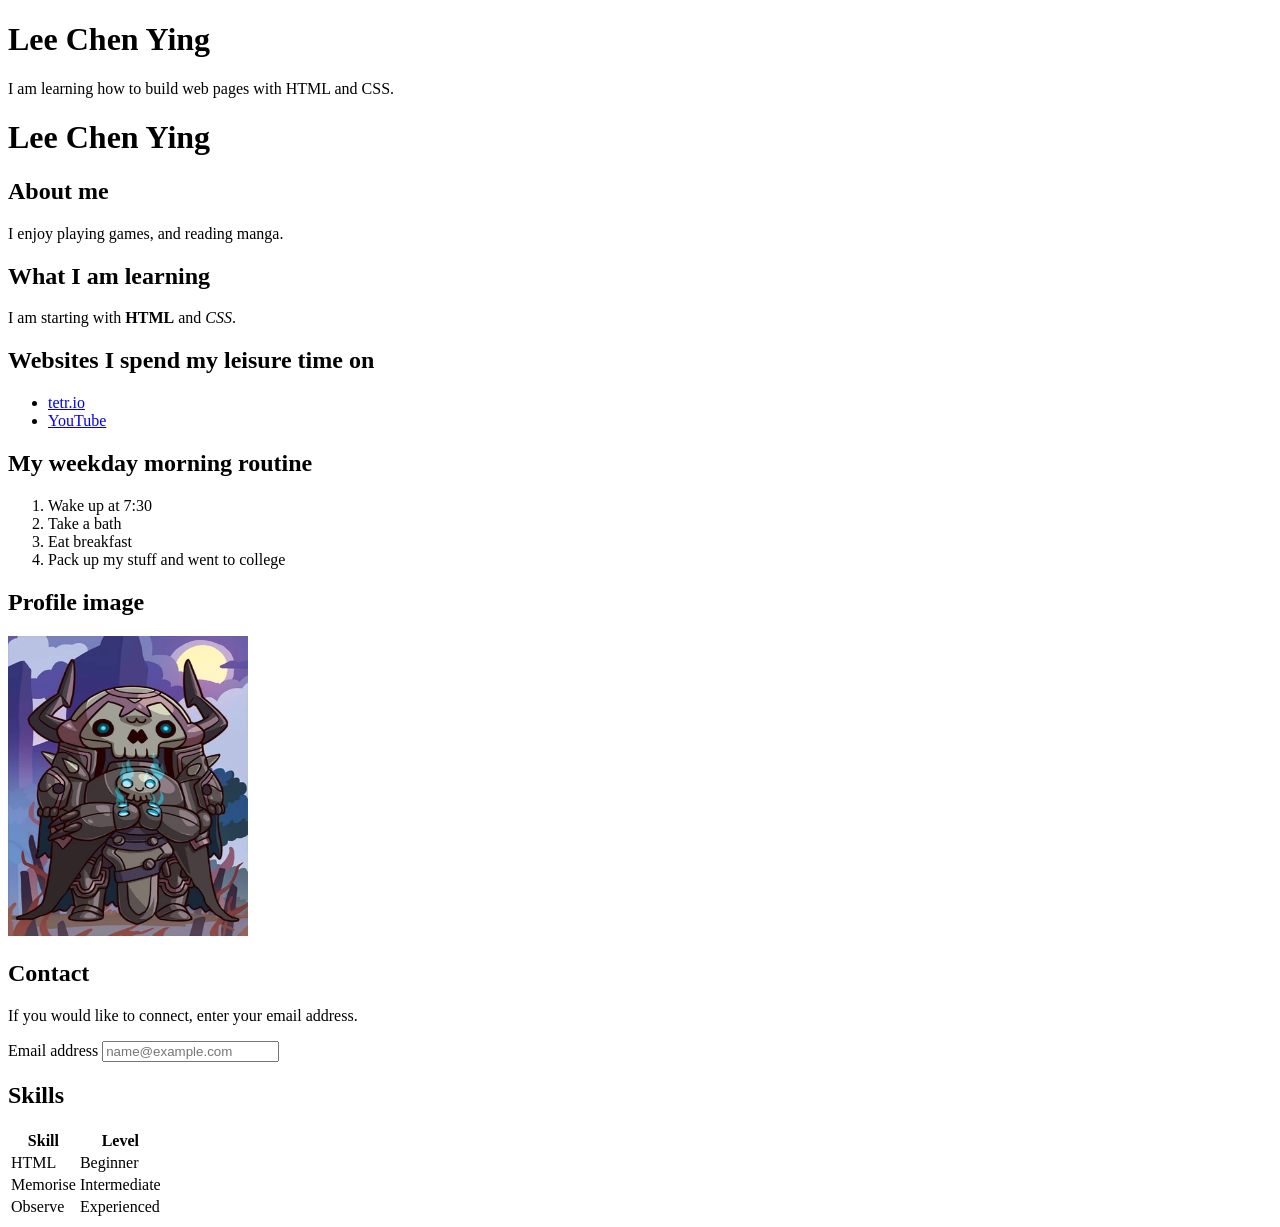
<file: exercise 1/index.html>
<!DOCTYPE html>
<html lang="en">
  <head>
    <meta charset="UTF-8">
    <meta name="viewport" content="width=device-width, initial-scale=1.0">
    <title>Lee Chen Ying's profile</title>
  </head>
  <body>
    <h1>Lee Chen Ying</h1>
    <p>I am learning how to build web pages with HTML and CSS.</p>
  </body>
</html>
<main>
  <h1>Lee Chen Ying</h1>

  <h2>About me</h2>
  <p>
    I enjoy playing games, and reading manga.
  </p>

  <h2>What I am learning</h2>
  <p>
    I am starting with <strong>HTML</strong> and <em>CSS</em>.
  </p>
</main>
<h2>Websites I spend my leisure time on</h2>
<ul>
  <li><a href="https://tetr.io">tetr.io</a></li>
  <li><a href="https://youtube.com">YouTube</a></li>
</ul>
<h2>My weekday morning routine</h2>
<ol>
  <li>Wake up at 7:30</li>
  <li>Take a bath</li>
  <li>Eat breakfast</li>
  <li>Pack up my stuff and went to college</li>
</ol>
<h2>Profile image</h2>
<img
 src="images/KingHassAF.webp"
  alt="KingHassan"
  width="240"
  height="300"
><h2>Contact</h2>
<p>If you would like to connect, enter your email address.</p>

<label for="email">Email address</label>
<input id="email" type="text" placeholder="name@example.com">
<h2>Skills</h2>
<table>
  <thead>
    <tr>
      <th>Skill</th>
      <th>Level</th>
    </tr>
  </thead>
  <tbody>
    <tr>
      <td>HTML</td>
      <td>Beginner</td>
    </tr>
    <tr>
      <td>Memorise</td>
      <td>Intermediate</td>
    </tr>
    <tr>
      <td>Observe</td>
      <td>Experienced</td>
    </tr>
  </tbody>
</table>
</file>
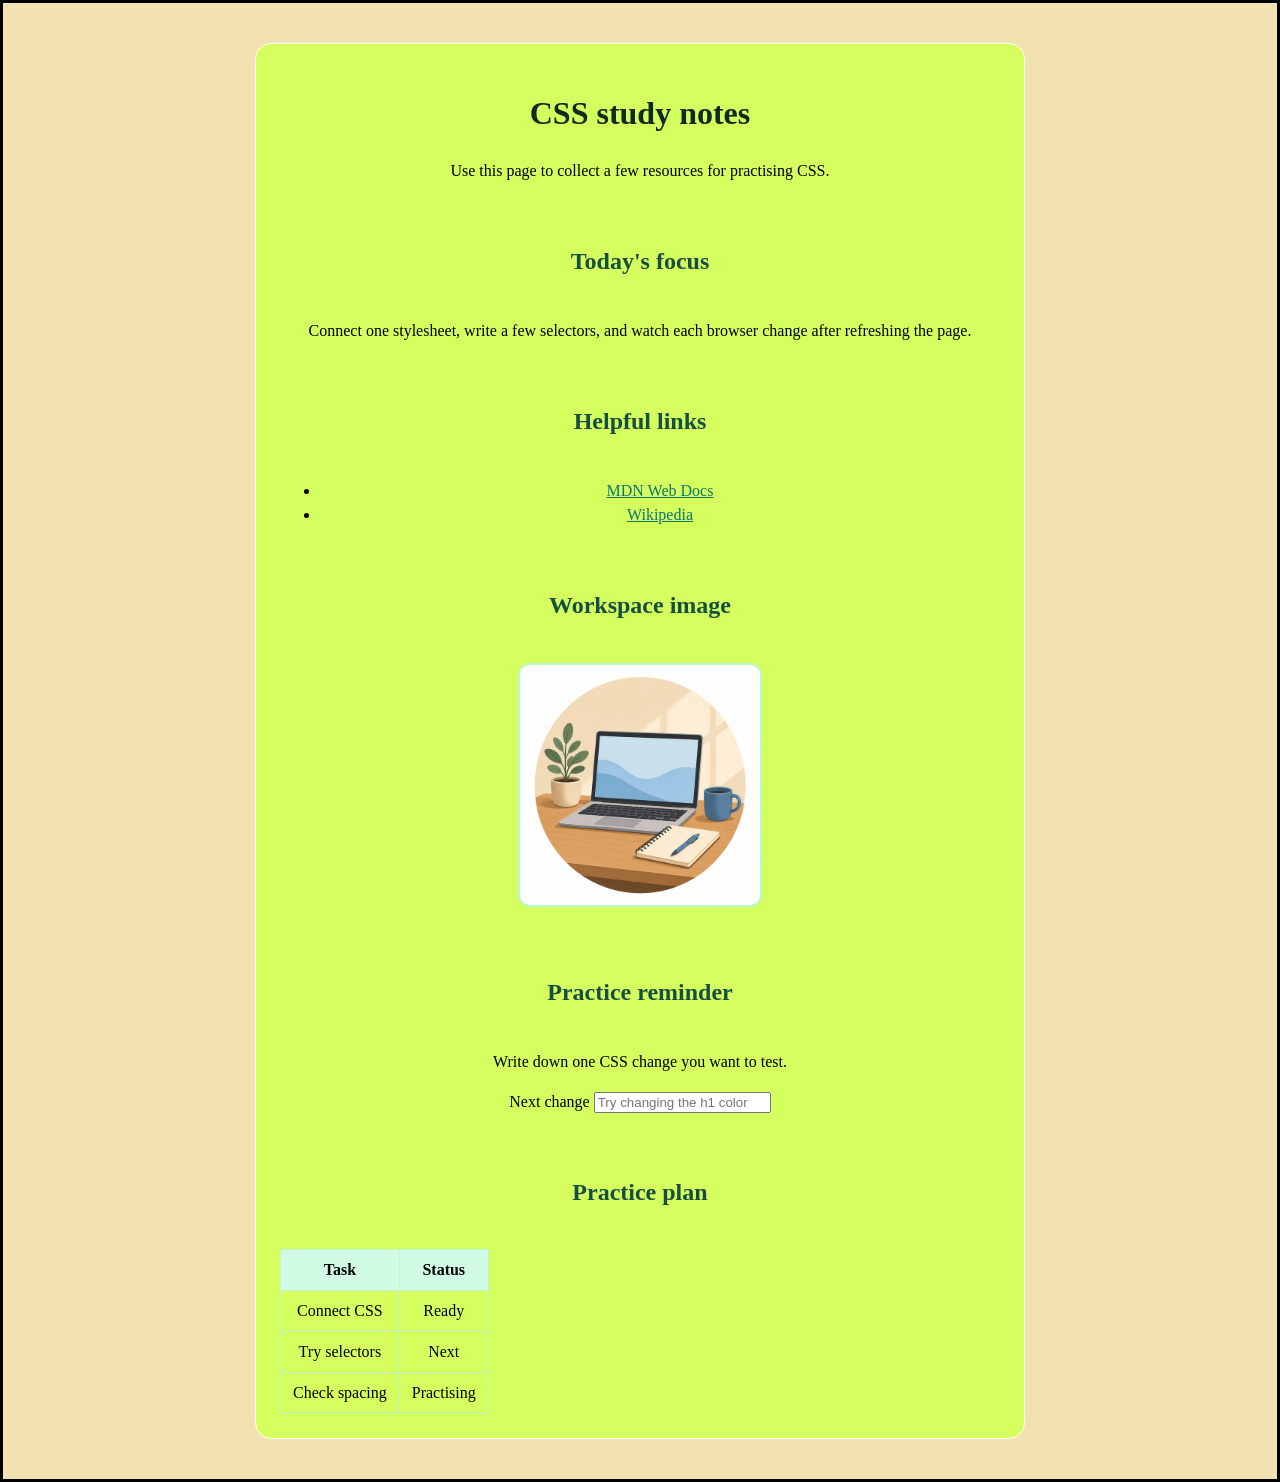
<file: exercise 2/index.html>
<!DOCTYPE html>
<html lang="en">
  <head>
    <meta charset="UTF-8">
    <meta name="viewport" content="width=device-width, initial-scale=1.0">
    <title>CSS study notes</title>
    <link rel="stylesheet" href="style.css">
  </head>
  <body>
    <main class="resource-card">
      <h1>CSS study notes</h1>
      <p>Use this page to collect a few resources for practising CSS.</p>

      <h2>Today's focus</h2>
      <p>
        Connect one stylesheet, write a few selectors, and watch each browser
        change after refreshing the page.
      </p>

      <h2>Helpful links</h2>
      <ul>
        <li><a href="https://developer.mozilla.org/">MDN Web Docs</a></li>
        <li><a href="https://www.wikipedia.org/">Wikipedia</a></li>
      </ul>

      <h2>Workspace image</h2>
      <img
        src="assets/images/profile-placeholder.png"
        alt="Laptop, notebook, mug, and plant on a desk"
        width="240"
        height="240"
      >

      <h2>Practice reminder</h2>
      <p>Write down one CSS change you want to test.</p>
      <label for="reminder">Next change</label>
      <input id="reminder" type="text" placeholder="Try changing the h1 color">

      <h2>Practice plan</h2>
      <table>
        <thead>
          <tr>
            <th>Task</th>
            <th>Status</th>
          </tr>
        </thead>
        <tbody>
          <tr>
            <td>Connect CSS</td>
            <td>Ready</td>
          </tr>
          <tr>
            <td>Try selectors</td>
            <td>Next</td>
          </tr>
          <tr>
            <td>Check spacing</td>
            <td>Practising</td>
          </tr>
        </tbody>
      </table>
    </main>
  </body>
</html>
</file>
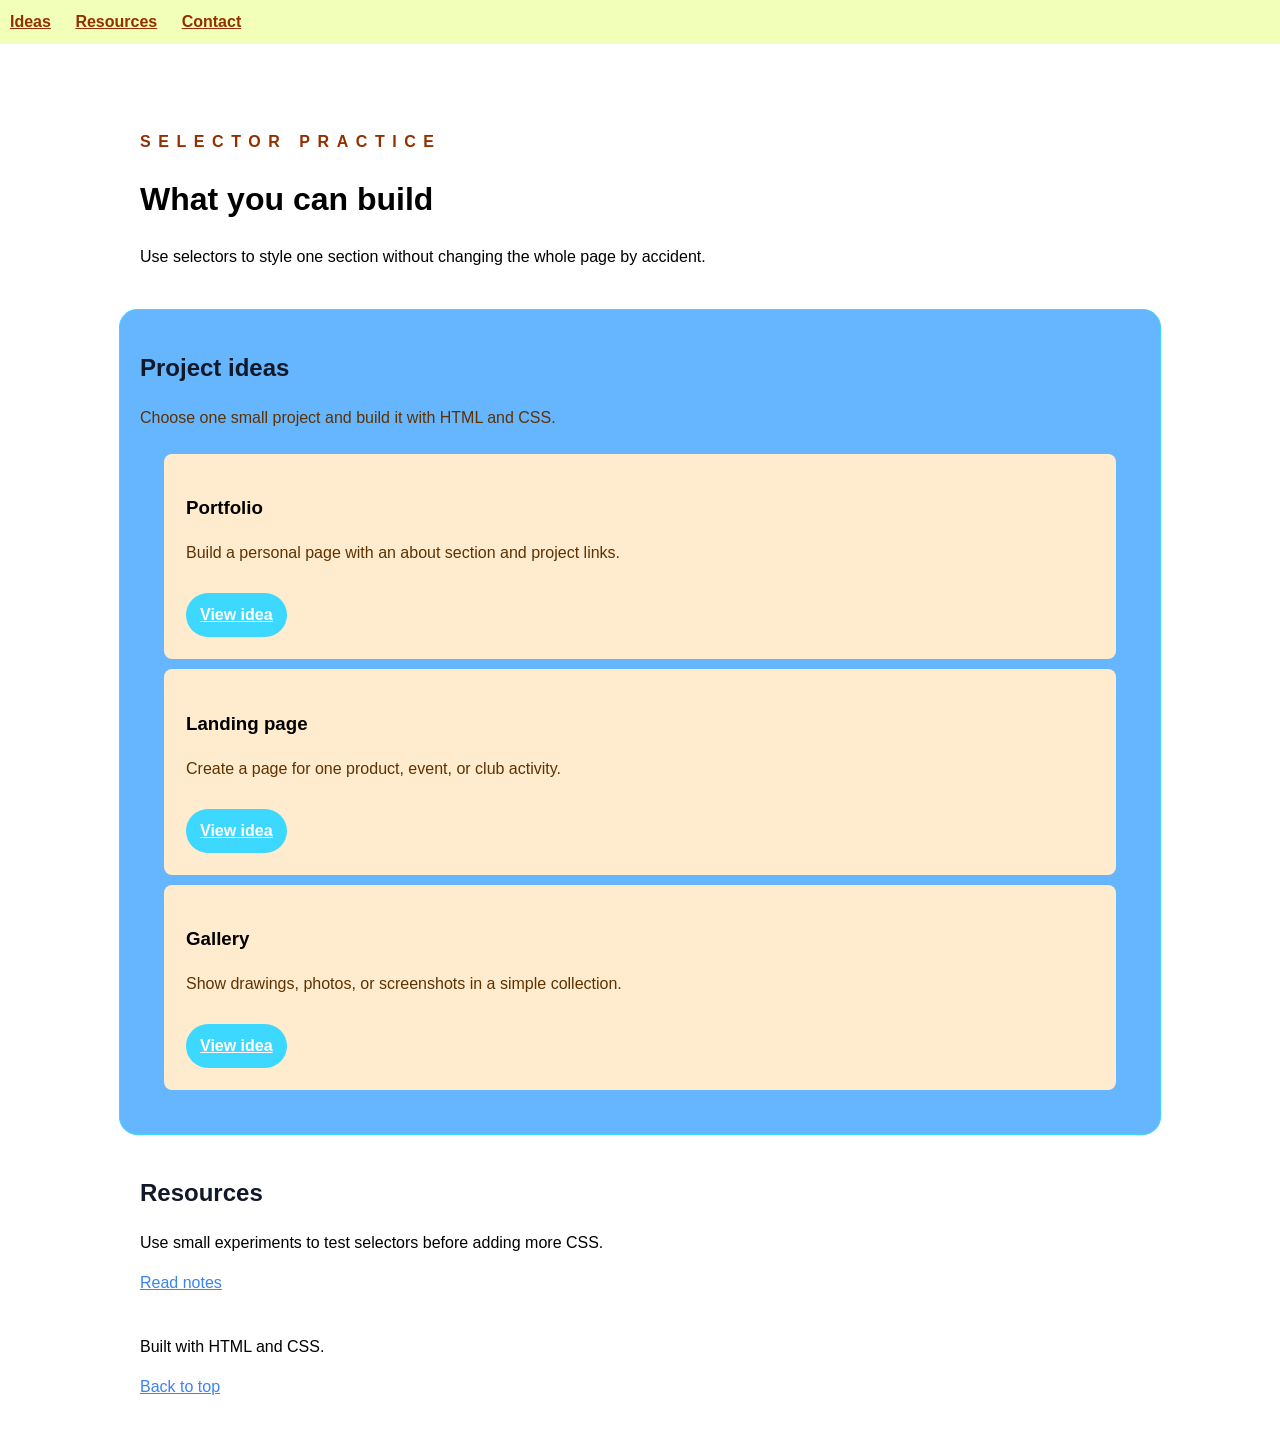
<file: exercise 3/feature-cards/index.html>
<!DOCTYPE html>
<html lang="en">
  <head>
    <meta charset="UTF-8">
    <meta name="viewport" content="width=device-width, initial-scale=1.0">
    <title>Selector practice</title>
    <link rel="stylesheet" href="style.css">
  </head>
  <body>
    <nav class="site-nav">
      <a href="#features">Ideas</a>
      <a href="#resources">Resources</a>
      <a href="#contact">Contact</a>
    </nav>

    <header class="hero">
      <p class="eyebrow">Selector practice</p>
      <h1>What you can build</h1>
      <p>Use selectors to style one section without changing the whole page by accident.</p>
    </header>

    <main>
      <section class="features" id="features">
        <h2>Project ideas</h2>
        <p class="section-intro">Choose one small project and build it with HTML and CSS.</p>

        <div class="card-grid">
          <article class="feature-card">
            <h3>Portfolio</h3>
            <p>Build a personal page with an about section and project links.</p>
            <a class="button-link" href="#portfolio">View idea</a>
          </article>

          <article class="feature-card">
            <h3>Landing page</h3>
            <p>Create a page for one product, event, or club activity.</p>
            <a class="button-link" href="#landing">View idea</a>
          </article>

          <article class="feature-card">
            <h3>Gallery</h3>
            <p>Show drawings, photos, or screenshots in a simple collection.</p>
            <a class="button-link" href="#gallery">View idea</a>
          </article>
        </div>
      </section>

      <section class="resources" id="resources">
        <h2>Resources</h2>
        <p>Use small experiments to test selectors before adding more CSS.</p>
        <a href="#notes">Read notes</a>
      </section>
    </main>

    <footer class="site-footer" id="contact">
      <p>Built with HTML and CSS.</p>
      <a href="#top">Back to top</a>
    </footer>
  </body>
</html>
</file>
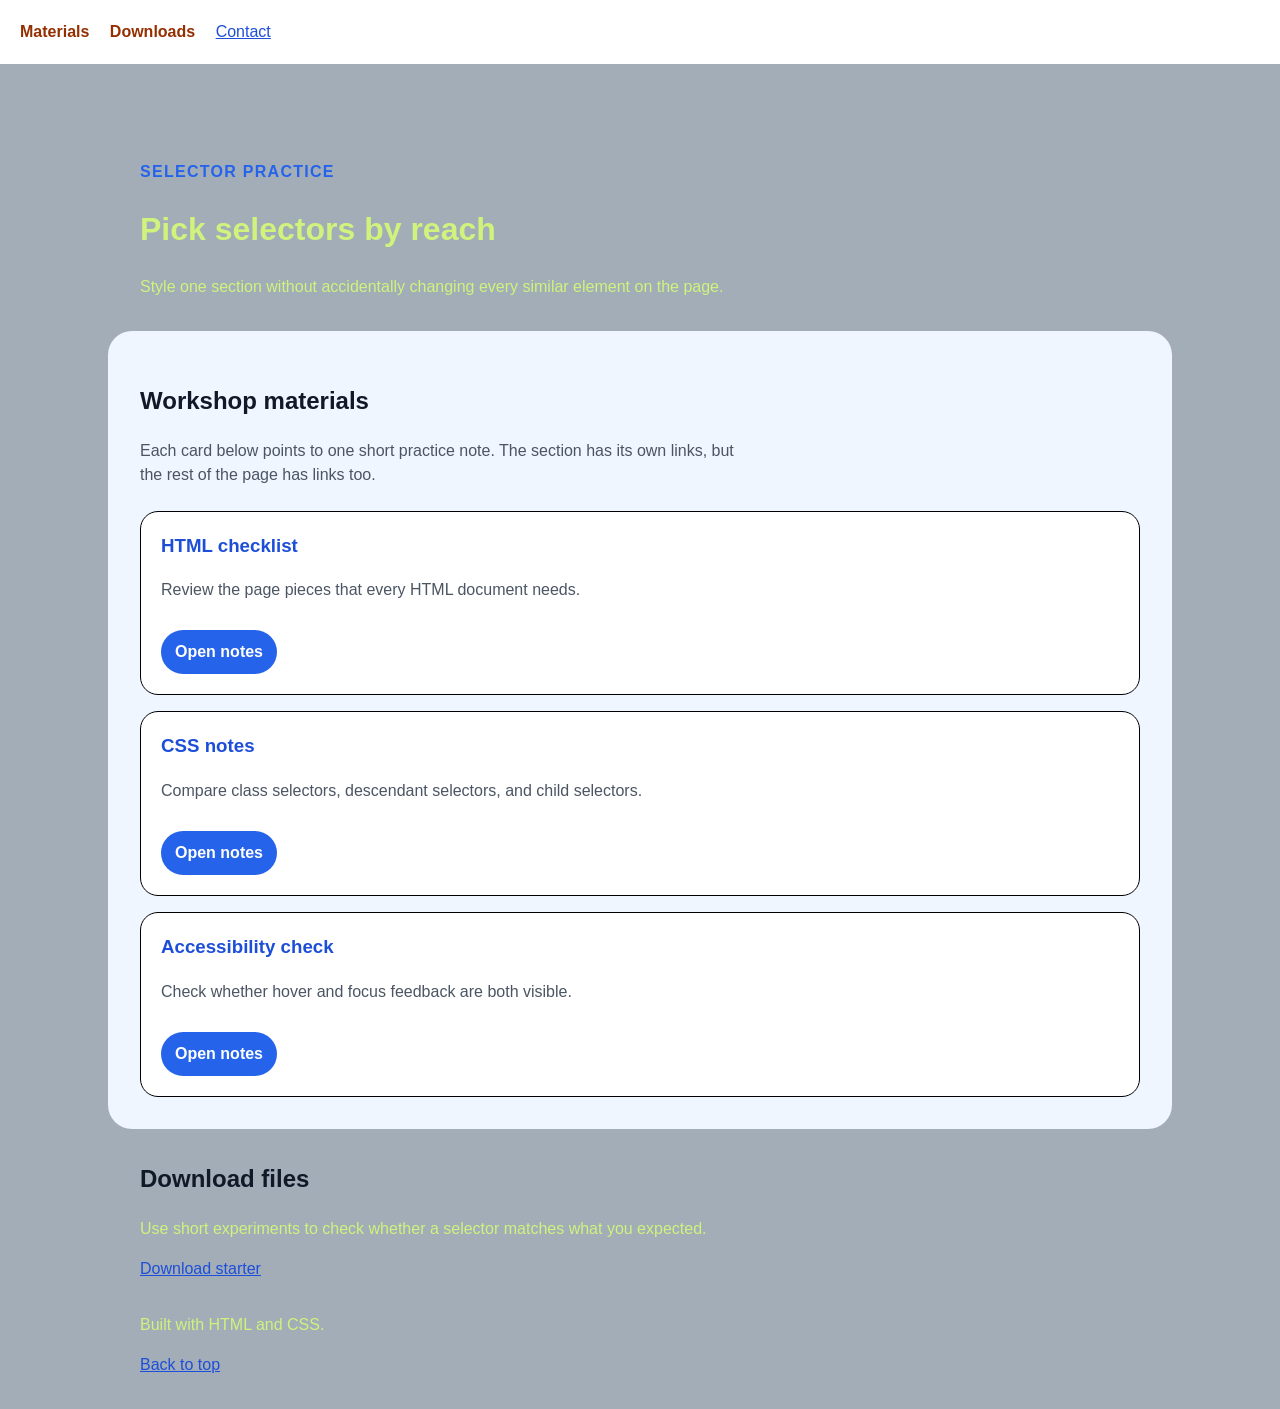
<file: exercise 3/selectors-cascade-states/index.html>
<!DOCTYPE html>
<html lang="en">
  <head>
    <meta charset="UTF-8">
    <meta name="viewport" content="width=device-width, initial-scale=1.0">
    <title>Resource selector lab</title>
    <link rel="stylesheet" href="style.css">
  </head>
  <body>
    <nav class="quick-nav">
      <a href="#material-shelf">Materials</a>
      <a href="#downloads">Downloads</a>
      <span><a href="#contact">Contact</a></span>
    </nav>

    <header class="intro-panel">
      <p class="kicker">Selector practice</p>
      <h1>Pick selectors by reach</h1>
      <p>
        Style one section without accidentally changing every similar element
        on the page.
      </p>
    </header>

    <main>
      <section class="material-shelf" id="material-shelf">
        <h2>Workshop materials</h2>
        <p class="shelf-intro">
          Each card below points to one short practice note. The section has
          its own links, but the rest of the page has links too.
        </p>

        <div class="material-list">
          <article class="material-card">
            <h3>HTML checklist</h3>
            <p>Review the page pieces that every HTML document needs.</p>
            <a class="lesson-link" href="#html-checklist">Open notes</a>
          </article>

          <article class="material-card">
            <h3>CSS notes</h3>
            <p>Compare class selectors, descendant selectors, and child selectors.</p>
            <a class="lesson-link" href="#css-notes">Open notes</a>
          </article>

          <article class="material-card">
            <h3>Accessibility check</h3>
            <p>Check whether hover and focus feedback are both visible.</p>
            <a class="lesson-link" href="#accessibility-check">Open notes</a>
          </article>
        </div>
      </section>

      <section class="downloads" id="downloads">
        <h2>Download files</h2>
        <p>
          Use short experiments to check whether a selector matches what you
          expected.
        </p>
        <a href="#notes">Download starter</a>
      </section>
    </main>

    <footer class="page-footer" id="contact">
      <p>Built with HTML and CSS.</p>
      <a href="#top">Back to top</a>
    </footer>
  </body>
</html>
</file>
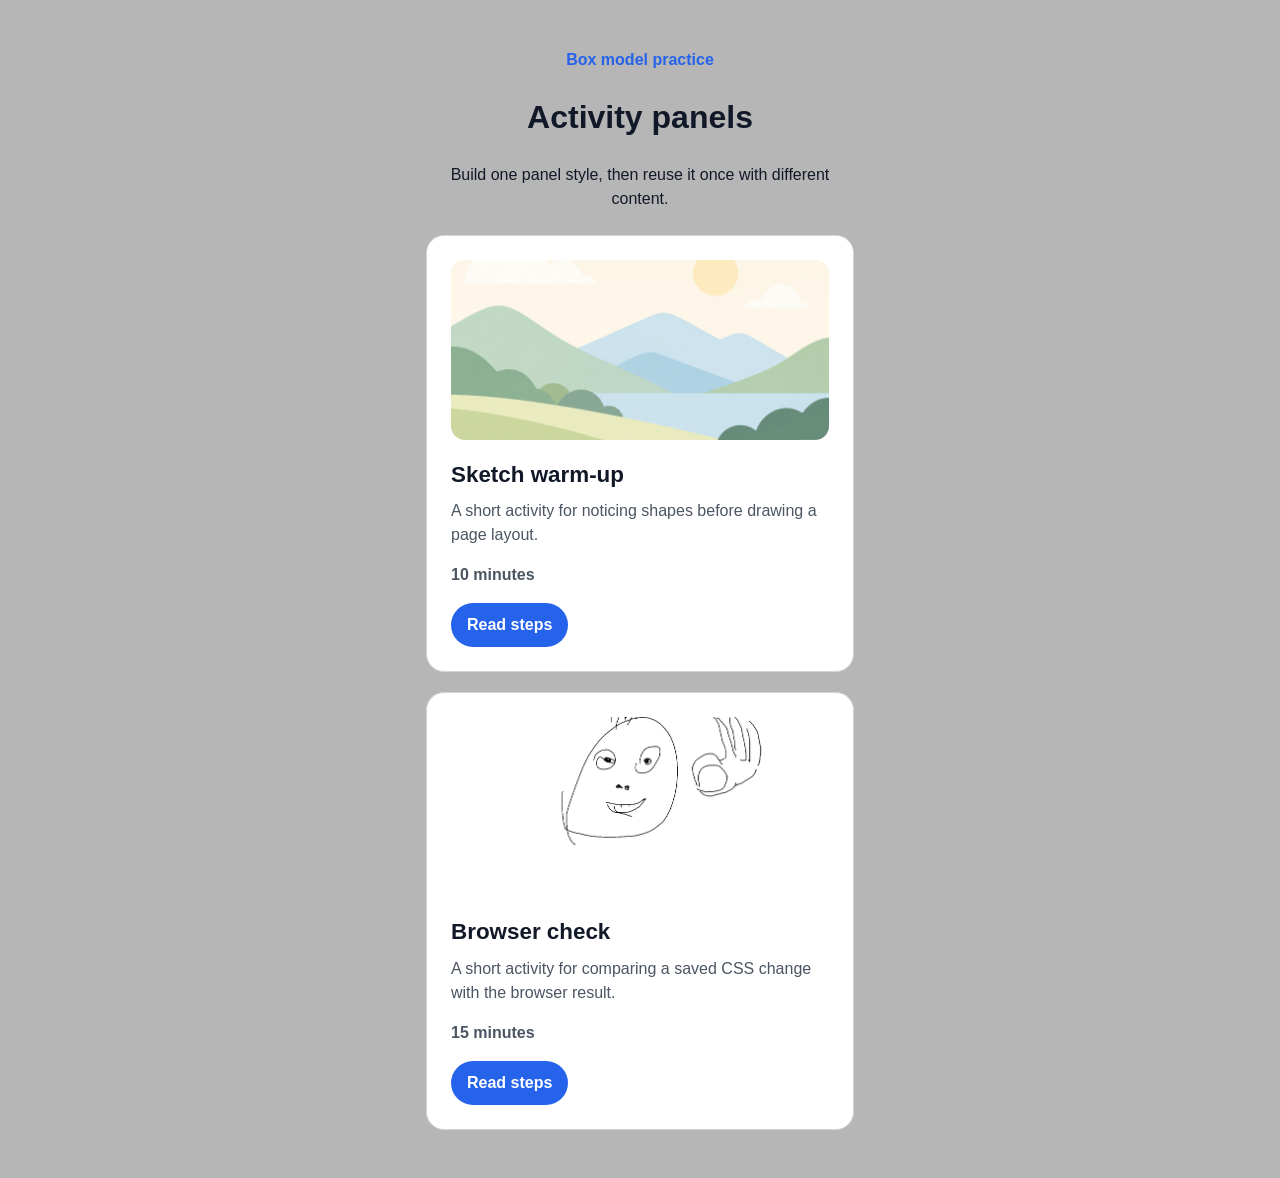
<file: exercise 4/box-model-component/index.html>
<!DOCTYPE html>
<html lang="en">
  <head>
    <meta charset="UTF-8">
    <meta name="viewport" content="width=device-width, initial-scale=1.0">
    <title>Activity panels</title>
    <link rel="stylesheet" href="style.css">
  </head>
  <body>
    <main class="lesson-shell">
      <header class="lesson-header">
        <p class="topic-label">Box model practice</p>
        <h1>Activity panels</h1>
        <p>
          Build one panel style, then reuse it once with different content.
        </p>
      </header>
      
      <article class="activity-panel">
        <img
          class="panel-image"
          src="images/card-landscape.png"
          alt="Soft illustrated hills and lake"
        >
        <h2>Sketch warm-up</h2>
        <p>
          A short activity for noticing shapes before drawing a page layout.
        </p>
        <p class="panel-detail">10 minutes</p>
        <a class="panel-link" href="#sketch-warm-up">Read steps</a>
      </article>
     <article class="activity-panel">
       <img
         class="panel-image"
         src="images/OKAY.png"
          alt="An art i spend my precious 1 minutes on"
        >
        <h2>Browser check</h2>
        <p>
          A short activity for comparing a saved CSS change with the browser result.
        </p>
        <p class="panel-detail">15 minutes</p>
        <a class="panel-link" href="#browser-check">Read steps</a>
    </article>
    </main>
  </body>
</html>
</file>
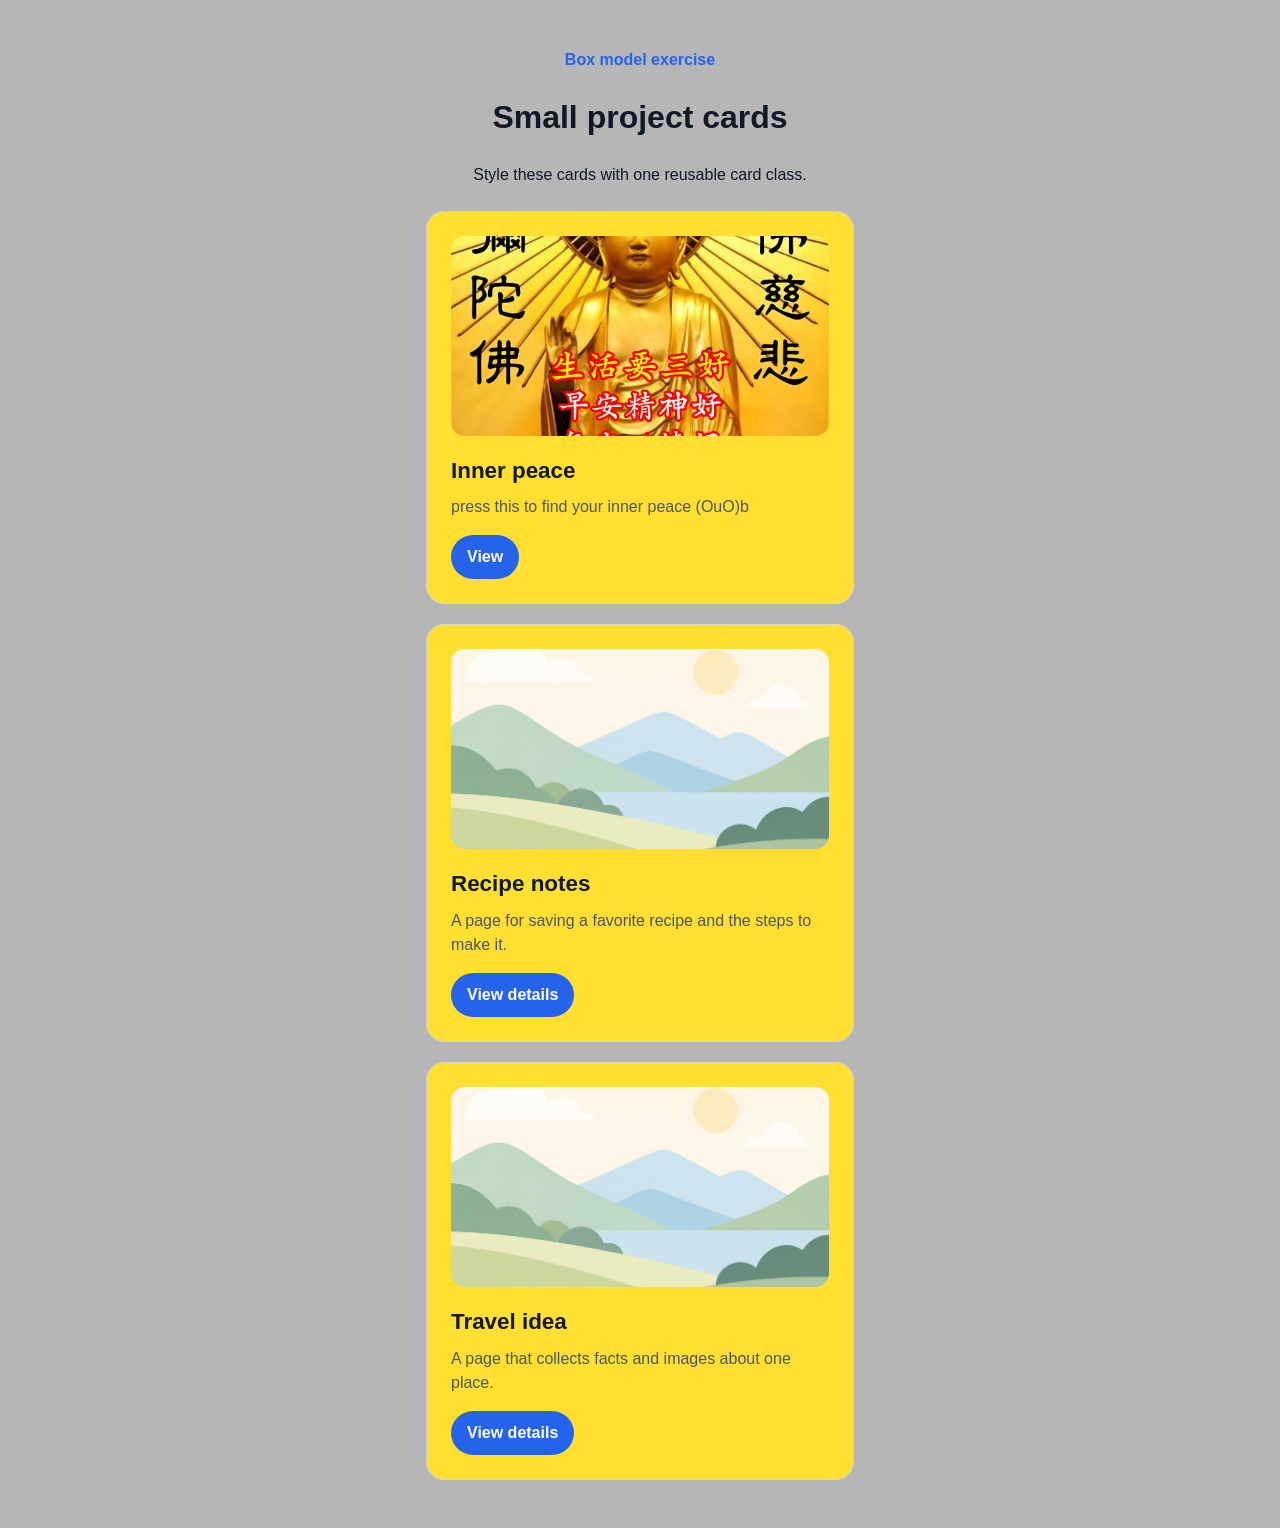
<file: exercise 4/reusable-cards/index.html>
<!DOCTYPE html>
<html lang="en">
  <head>
    <meta charset="UTF-8">
    <meta name="viewport" content="width=device-width, initial-scale=1.0">
    <title>Reusable card components</title>
    <link rel="stylesheet" href="style.css">
  </head>
  <body>
    <main class="page-wrapper">
      <header class="page-intro">
        <p class="eyebrow">Box model exercise</p>
        <h1>Small project cards</h1>
        <p>
          Style these cards with one reusable card class.
        </p>
      </header>

      <article class="project-card">
        <img
          class="project-image"
          src="images/AMITOFO.jpg"
          alt="WO FO CI BEI"
        >
        <h2>Inner peace</h2>
        <p>
          press this to find your inner peace (OuO)b
        </p>
        <a class="project-link" href="https://www.youtube.com/watch?v=peRx3fLEKgw&list=PLUAMOV-FXLPeSaEceRiJNDp0ctogjMFUu" target="_blank" rel="noopener noreferrer">View</a>
      </article>

      <article class="project-card">
        <img
          class="project-image"
          src="images/card-landscape.png"
          alt="Soft illustrated hills and lake"
        >
        <h2>Recipe notes</h2>
        <p>
          A page for saving a favorite recipe and the steps to make it.
        </p>
        <a class="project-link" href="#recipe-notes">View details</a>
      </article>

      <article class="project-card">
        <img
          class="project-image"
          src="images/card-landscape.png"
          alt="Soft illustrated hills and lake"
        >
        <h2>Travel idea</h2>
        <p>
          A page that collects facts and images about one place.
        </p>
        <a class="project-link" href="#travel-idea">View details</a>
      </article>
    </main>
  </body>
</html>
</file>
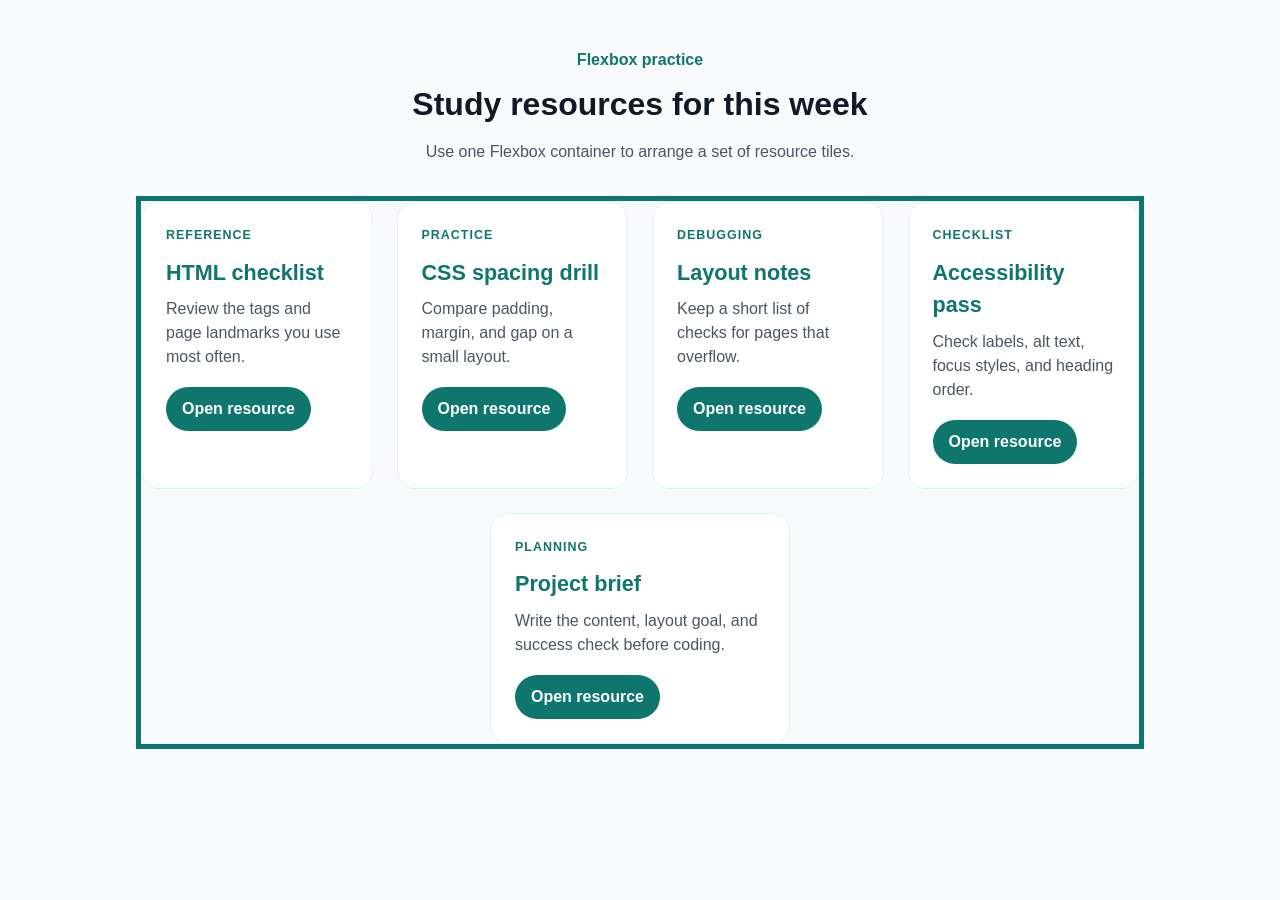
<file: exercise 5/flexbox-resource-strip/index.html>
<!DOCTYPE html>
<html lang="en">
    <head>
        <meta charset="UTF-8">
        <meta name="viewport" content="widtg=device-width, intitial-scale=1.0">
        <title>Flexbox studyy resources</title>
        <link rel="stylesheet" href="style.css">
    </head>
    <body>
    <main class="page-shell">
      <header class="page-header">
        <p class="eyebrow">Flexbox practice</p>
        <h1>Study resources for this week</h1>
        <p>
          Use one Flexbox container to arrange a set of resource tiles.
        </p>
      </header>

      <section class="resource-row" aria-label="Study resources">
        <article class="resource-tile">
          <p class="resource-type">Reference</p>
          <h2>HTML checklist</h2>
          <p>Review the tags and page landmarks you use most often.</p>
          <a class="resource-link" href="#html-checklist">Open resource</a>
        </article>

        <article class="resource-tile">
          <p class="resource-type">Practice</p>
          <h2>CSS spacing drill</h2>
          <p>Compare padding, margin, and gap on a small layout.</p>
          <a class="resource-link" href="#spacing-drill">Open resource</a>
        </article>

        <article class="resource-tile">
          <p class="resource-type">Debugging</p>
          <h2>Layout notes</h2>
          <p>Keep a short list of checks for pages that overflow.</p>
          <a class="resource-link" href="#layout-notes">Open resource</a>
        </article>
        <article class="resource-tile">
          <p class="resource-type">Checklist</p>
          <h2>Accessibility pass</h2>
          <p>Check labels, alt text, focus styles, and heading order.</p>
          <a class="resource-link" href="#accessibility-pass">Open resource</a>
        </article>

        <article class="resource-tile">
          <p class="resource-type">Planning</p>
         <h2>Project brief</h2>
         <p>Write the content, layout goal, and success check before coding.</p>
         <a class="resource-link" href="#project-brief">Open resource</a>
        </article>
      </section>
    </main>
  </body>
</html>
</file>
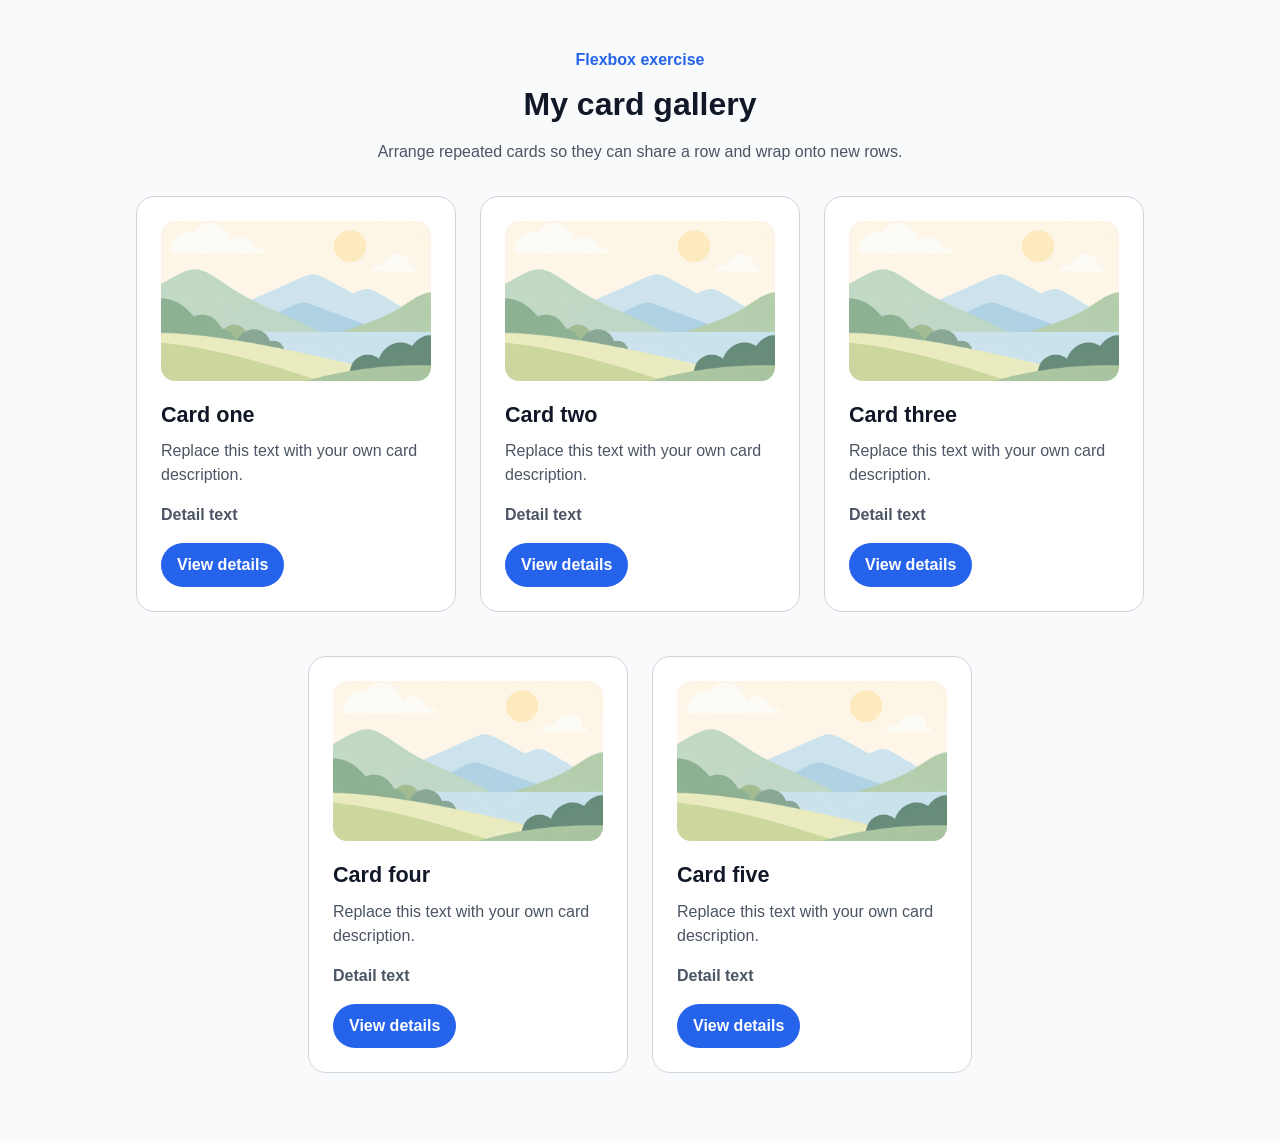
<file: exercise 5/responsive-card--gallery/index.html>
<!DOCTYPE html>
<html lang="en">
  <head>
    <meta charset="UTF-8">
    <meta name="viewport" content="width=device-width, initial-scale=1.0">
    <title>My card gallery</title>
    <link rel="stylesheet" href="style.css">
  </head>
  <body>
    <main class="page-shell">
      <header class="page-header">
        <p class="eyebrow">Flexbox exercise</p>
        <h1>My card gallery</h1>
        <p>
          Arrange repeated cards so they can share a row and wrap onto new rows.
        </p>
      </header>

      <section class="card-gallery" aria-label="Card gallery">
        <article class="gallery-card">
          <img
            class="card-image"
            src="images/card-landscape.png"
            alt="Soft illustrated hills and lake"
          >
          <h2>Card one</h2>
          <p>Replace this text with your own card description.</p>
          <p class="card-detail">Detail text</p>
          <a class="card-link" href="#card-one">View details</a>
        </article>

        <article class="gallery-card">
          <img
            class="card-image"
            src="images/card-landscape.png"
            alt="Soft illustrated hills and lake"
          >
          <h2>Card two</h2>
          <p>Replace this text with your own card description.</p>
          <p class="card-detail">Detail text</p>
          <a class="card-link" href="#card-two">View details</a>
        </article>

        <article class="gallery-card">
          <img
            class="card-image"
            src="images/card-landscape.png"
            alt="Soft illustrated hills and lake"
          >
          <h2>Card three</h2>
          <p>Replace this text with your own card description.</p>
          <p class="card-detail">Detail text</p>
          <a class="card-link" href="#card-three">View details</a>
        </article>

        <article class="gallery-card">
          <img
            class="card-image"
            src="images/card-landscape.png"
            alt="Soft illustrated hills and lake"
          >
          <h2>Card four</h2>
          <p>Replace this text with your own card description.</p>
          <p class="card-detail">Detail text</p>
          <a class="card-link" href="#card-four">View details</a>
        </article>

        <article class="gallery-card">
          <img
            class="card-image"
            src="images/card-landscape.png"
            alt="Soft illustrated hills and lake"
          >
          <h2>Card five</h2>
          <p>Replace this text with your own card description.</p>
          <p class="card-detail">Detail text</p>
          <a class="card-link" href="#card-five">View details</a>
        </article>
      </section>
    </main>
  </body>
</html>
</file>
<file: exercise 2/style.css>
body {
  background-color: #2bbe7a;
}
body {
  margin: 0;
  .acme-regular {
  font-family: "Acme", sans-serif;
  font-weight: 400;
  font-style: normal;
}
  background-color: #f3e2b1;
  color: #102a1f;
  line-height: 1.5;
  text-align: center;
}
body{
  border: solid;color: black;
}
h1 {
  color: #047857;
  margin-bottom: solid; color: #047857;
  text-align: center;
  border-radius: solid; color: #102a1f;
}

h2 {
  color: #164e3f;
  margin-top: 40px;
  border-bottom: #0f766e;
  padding: 20px;
  text-align: center;
}

a {
  color: #0f766e;
}
.resource-card {
  max-width: 720px;
  margin: 40px auto;
  padding: 24px;
  background-color: #d4ff5f;
  border: 1px solid #fdfdfd;
  border-radius: 16px;
}

.summary {
  color: #37685a;
  font-size: 18px;
}

img {
  border: 2px solid #bbf7d0;
  border-radius: 12px;
}

table {
  border-collapse: collapse;
  margin-top: 12px;
}

td {
  border: 1px solid #bbf7d0;
  padding: 8px 12px;
}

th {
  border: 1px solid #bbf7d0;
  padding: 8px 12px;
  background-color: #d1fae5;
}
</file>
<file: exercise 3/feature-cards/style.css>
body {
  margin: 0;
  font-family: Arial, sans-serif;
  background-color: #ffffff;
  color: #000000;
  line-height: 1.5;
}
h2 {
  color: #111827;
}

.feature-card {
    background-color: blanchedalmond;
    padding: 22px;
    border-radius: 8px;
}

.features p {
    color: #5e3200;
}

.feature-card h3{
    color: #000000;
}
.site-nav {
    padding: 10px;color: #5e3200;
    background-color: rgb(242, 255, 185);
}
.site-nav > a {
    margin-right: 20px;
  color: #942f00;
  font-weight: 800;
}

.hero,
.features,
.resources,
.site-footer{
     max-width: 1000px;
     margin: 40px auto;
     padding: 0 24px
}

.hero{
    padding-top: 30px;
}

.features{
    background-color: #66b5ff;
    padding: 20px;
    border: 1px solid #3cd8ff;
    border-radius: 18px;
    margin-top: 10px;
}

.feature-card{
    margin-top: 10px;
}

.eyebrow{
    color: #942f00;
    font-weight: 600;
    text-transform: uppercase;
    letter-spacing: 0.2cm;
}

.card-grid{
    margin: 24px;
}

.button-link{
    display: inline-block;
    margin-top: 12px;
    padding: 10px 14px;
    background-color: #3b82f6;
    color: white;
    border-radius: 999px;
    text-decoration: underline;
    font-weight: 700;
}

.features .button-link{
    background-color: #3cd8ff;
}
.button-link:hover,
.button-link:focus{
     background-color: #3d91b3;
     outline: 3px solid #3a9ecc;
     outline-offset: 3px;
}

a{
    color: #3b82f6;
    background-color: transparent;
}

.button-link:hover{
    color: #3b82f6;
}
</file>
<file: exercise 3/selectors-cascade-states/style.css>
body {
  margin: 0;
  font-family: Arial, sans-serif;
  background-color: #a2adb8;
  color: #cff37c;
  line-height: 1.5;
}
h2 {
  color: #111827;
}
.material-card {
  background-color: white;
  padding: 20px;
  border-radius: 18px;
}
.material-shelf p {
  color: #4b5563;
}
.material-card h3 {
  margin-top: 0;
  color: #1d4ed8;
}
.quick-nav {
  padding: 20px;
  background-color: white;
}

.quick-nav > a {
  margin-right: 16px;
  color: #942f00;
  font-weight: 700;
  text-decoration: none;
}
.intro-panel,
.material-shelf,
.downloads,
.page-footer {
  max-width: 1000px;
  margin: 32px auto;
  padding: 0 24px;
}

.intro-panel {
  padding-top: 48px;
}

.kicker {
  color: #2563eb;
  font-weight: 700;
  text-transform: uppercase;
  letter-spacing: 0.08em;
}

.material-shelf {
  background-color: #eff6ff;
  padding: 32px;
  border-radius: 24px;
}

.shelf-intro {
  max-width: 620px;
}

.material-list {
  margin-top: 24px;
}

.material-card {
  background-color: white;
  padding: 20px;
  border: 1px solid #000000;
  border-radius: 18px;
  margin-top: 16px;
}
.lesson-link {
  display: inline-block;
  margin-top: 12px;
  padding: 10px 14px;
  background-color: #3b82f6;
  color: white;
  border-radius: 999px;
  text-decoration: none;
  font-weight: 700;
}

.material-shelf .lesson-link {
  background-color: #2563eb;
}

.lesson-link:hover,
.lesson-link:focus {
  background-color: #3d91b3;
  outline: 3px solid #3a9ecc;
  outline-offset: 3px;
}
a {
  color: #1d4ed8;
  background-color: transparent;
}
.lesson-link {
  background-color: #3b82f6;
}
</file>
<file: exercise 4/box-model-component/style.css>
* {
  box-sizing: border-box;
}
body {
  margin: 0;
  font-family: Arial, sans-serif;
  background-color: #b6b6b6;
  color: #111827;
  line-height: 1.5;
}
.lesson-shell {
  max-width: 460px;
  margin: 48px auto;
  padding: 0 16px;
}
.lesson-header {
  margin-bottom: 24px;
  text-align: center;
}

.topic-label {
  margin: 0 0 8px;
  color: #2563eb;
  font-weight: 700;
}
.activity-panel {
  width: 100%;
  margin-bottom: 20px;
  padding: 24px;
  border: 1px solid #d1d5db;
  border-radius: 18px;
  background-color: white;
}
.panel-image {
  display: block;
  width: 100%;
  height: 180px;
  object-fit: cover;
  border-radius: 14px;
  margin-bottom: 18px;
}
.activity-panel h2 {
  margin: 0 0 8px;
  font-size: 1.4rem;
}

.activity-panel p {
  margin: 0 0 16px;
  color: #4b5563;
}

.panel-detail {
  font-weight: 700;
}

.panel-link {
  display: inline-block;
  padding: 10px 16px;
  border-radius: 999px;
  background-color: #2563eb;
  color: white;
  font-weight: 700;
  text-decoration: none;
}

.panel-link:hover,
.panel-link:focus {
  background-color: #1d4ed8;
  outline: 3px solid #bfdbfe;
  outline-offset: 2px;
}
</file>
<file: exercise 4/reusable-cards/style.css>
* {
  box-sizing: border-box;
}
body {
  margin: 0;
  font-family: Arial, sans-serif;
  background-color: #b6b6b6;
  color: #111827;
  line-height: 1.5;
}
.page-wrapper{
     max-width: 460px;
     margin: 48px auto;
     padding: 0 16px;
}
.page-intro{
    margin-bottom: 24px;
    text-align: center;
}

.eyebrow{
     margin: 0 0 8px;
     color: #2563eb;
     font-weight: 700;
}

.project-card{
    width: 100%;
    margin-bottom: 20px;
    padding: 24px;
    border: 1px solid #d1d5db;
    border-radius: 18px;
    background-color: rgb(255, 224, 50);
}
.project-image{
    display: block;
    width: 100%;
    height: 200px;
    object-fit: cover;
    border-radius: 14px;
    margin-bottom: 18px;
}

.project-card h2 {
    margin: 0 0 8px;
    font-size: 1.4rem;
}

.project-card p {
    margin: 0 0 16px;
    color: #4b5563;
}
.project-link {
  display: inline-block;
  padding: 10px 16px;
  border-radius: 999px;
  background-color: #2563eb;
  color: white;
  font-weight: 700;
  text-decoration: none;
}

.project-link:hover,
.project-link:focus {
  background-color: #1d4ed8;
  outline: 3px solid #bfdbfe;
  outline-offset: 2px;
}
</file>
<file: exercise 5/flexbox-resource-strip/style.css>
* {
  box-sizing: border-box;
}

body {
  margin: 0;
  font-family: Arial, sans-serif;
  background-color: #f8fafc;
  color: #111827;
  line-height: 1.5;
}

.page-shell {
  max-width: 1040px;
  margin: 48px auto;
  padding: 0 16px;
}

.page-header {
  max-width: 640px;
  margin: 0 auto 32px;
  text-align: center;
}

.eyebrow {
  margin: 0 0 8px;
  color: #0f766e;
  font-weight: 700;
}

.page-header h1 {
  margin: 0 0 12px;
}

.page-header p:last-child {
  margin: 0;
  color: #4b5563;
}

.resource-row {
  margin-top: 32px;
}

.resource-tile {
  flex: 1 1 220px;
  max-width: 300px;
  padding: 24px;
  border: 1px solid #ccfbf1;
  border-radius: 18px;
  background-color: white;
}

.resource-type {
  margin: 0 0 12px;
  color: #0f766e;
  font-size: 0.78rem;
  font-weight: 700;
  letter-spacing: 0.08em;
  text-transform: uppercase;
}

.resource-tile h2 {
  margin: 0 0 8px;
  font-size: 1.35rem;
}

.resource-tile p:not(.resource-type) {
  margin: 0 0 18px;
  color: #4b5563;
}

.resource-link {
  display: inline-block;
  padding: 10px 16px;
  border-radius: 999px;
  background-color: #0f766e;
  color: white;
  font-weight: 700;
  text-decoration: none;
}

.resource-link:hover,
.resource-link:focus {
  background-color: #115e59;
  outline: 3px solid #99f6e4;
  outline-offset: 2px;
}

.resource-row {
  display: flex;
  flex-direction: row;
  flex-wrap: wrap;
  justify-content: center;
  align-items: stretch;
  gap: 24px;
  border: 5px solid; color: #0f766e;
}
</file>
<file: exercise 5/responsive-card--gallery/style.css>
* {
  box-sizing: border-box;
}

body {
  margin: 0;
  font-family: Arial, sans-serif;
  background-color: #f8fafc;
  color: #111827;
  line-height: 1.5;
}

.page-shell {
  max-width: 1700px;
  margin: 48px auto;
  padding: 0 16px;
}

.page-header {
  max-width: 640px;
  margin: 0 auto 32px;
  text-align: center;
}

.eyebrow {
  margin: 0 0 8px;
  color: #2563eb;
  font-weight: 700;
}

.page-header h1 {
  margin: 0 0 12px;
}

.page-header p:last-child {
  margin: 0;
  color: #4b5563;
}

.card-gallery {
  margin-top: 32px;
}

.gallery-card {
  width: 100%;
  max-width: 320px;
  margin-bottom: 20px;
  padding: 24px;
  border: 1px solid #d1d5db;
  border-radius: 18px;
  background-color: white;
}

.card-image {
  display: block;
  width: 100%;
  height: 160px;
  object-fit: cover;
  border-radius: 14px;
  margin-bottom: 18px;
}

.gallery-card h2 {
  margin: 0 0 8px;
  font-size: 1.35rem;
}

.gallery-card p {
  margin: 0 0 16px;
  color: #4b5563;
}

.card-detail {
  font-weight: 700;
}

.card-link {
  display: inline-block;
  padding: 10px 16px;
  border-radius: 999px;
  background-color: #2563eb;
  color: white;
  font-weight: 700;
  text-decoration: none;
}

.card-link:hover,
.card-link:focus {
  background-color: #1d4ed8;
  outline: 3px solid #bfdbfe;
  outline-offset: 2px;
}

.card-gallery{
  display: flex;
  flex-direction: row;
  flex-wrap: wrap;
  justify-content: center;
  align-items: stretch;
  gap: 24px;
}
</file>
